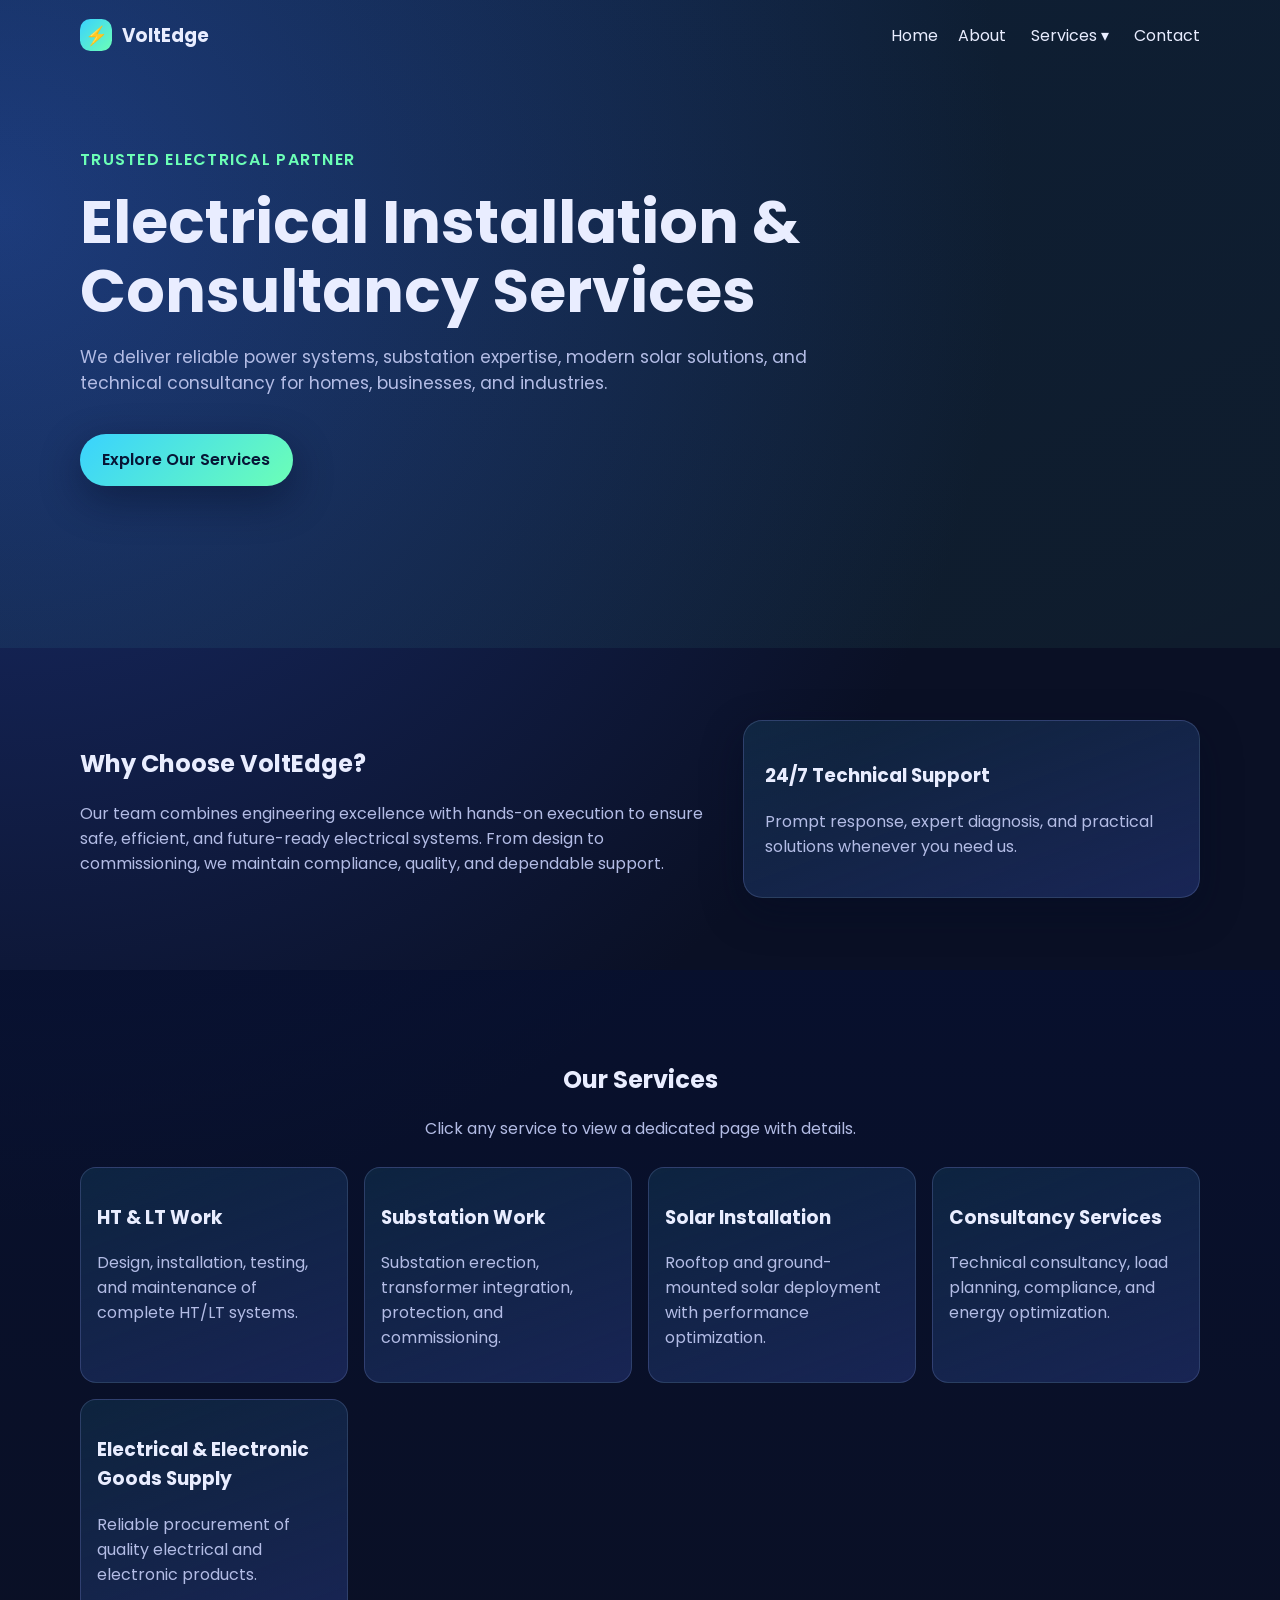
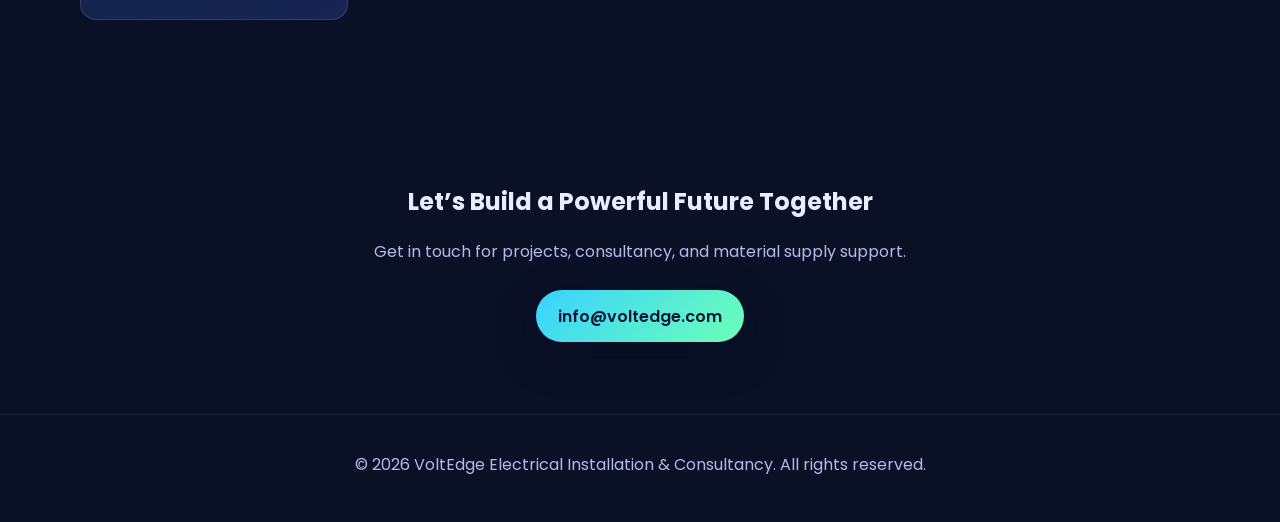
<file: index.html>
<!DOCTYPE html>
<html lang="en">
<head>
  <meta charset="UTF-8" />
  <meta name="viewport" content="width=device-width, initial-scale=1.0" />
  <title>VoltEdge Electrical Installation & Consultancy</title>
  <link rel="preconnect" href="https://fonts.googleapis.com">
  <link rel="preconnect" href="https://fonts.gstatic.com" crossorigin>
  <link href="https://fonts.googleapis.com/css2?family=Poppins:wght@300;400;500;600;700&display=swap" rel="stylesheet">
  <link rel="stylesheet" href="t1.css" />
</head>
<body>
  <header class="hero">
    <nav class="navbar container">
      <div class="brand">
        <span class="brand-badge">⚡</span>
        <span>VoltEdge</span>
      </div>
      <ul class="nav-links">
        <li><a href="index.html">Home</a></li>
        <li><a href="#about">About</a></li>
        <li class="dropdown">
          <button class="dropbtn" aria-haspopup="true" aria-expanded="false">Services ▾</button>
          <ul class="dropdown-menu">
            <li><a href="ht-lt.html">HT & LT Work</a></li>
            <li><a href="substation.html">Substation Work</a></li>
            <li><a href="solar.html">Solar Installation</a></li>
            <li><a href="consultancy.html">Consultancy Services</a></li>
            <li><a href="supply.html">Supply of Electrical & Electronic Goods</a></li>
          </ul>
        </li>
        <li><a href="#contact">Contact</a></li>
      </ul>
    </nav>

    <section class="hero-content container">
      <p class="kicker">Trusted Electrical Partner</p>
      <h1>Electrical Installation & Consultancy Services</h1>
      <p class="intro">
        We deliver reliable power systems, substation expertise, modern solar solutions,
        and technical consultancy for homes, businesses, and industries.
      </p>
      <a href="#services" class="cta">Explore Our Services</a>
    </section>
  </header>

  <main>
    <section id="about" class="section container two-col">
      <div>
        <h2>Why Choose VoltEdge?</h2>
        <p>
          Our team combines engineering excellence with hands-on execution to ensure safe,
          efficient, and future-ready electrical systems. From design to commissioning,
          we maintain compliance, quality, and dependable support.
        </p>
      </div>
      <div class="highlight-card">
        <h3>24/7 Technical Support</h3>
        <p>Prompt response, expert diagnosis, and practical solutions whenever you need us.</p>
      </div>
    </section>

    <section id="services" class="section services-wrap">
      <div class="container">
        <h2 class="center">Our Services</h2>
        <p class="section-subtitle center">Click any service to view a dedicated page with details.</p>

        <div class="service-grid">
          <a class="service-card" href="ht-lt.html">
            <h3>HT & LT Work</h3>
            <p>Design, installation, testing, and maintenance of complete HT/LT systems.</p>
          </a>
          <a class="service-card" href="substation.html">
            <h3>Substation Work</h3>
            <p>Substation erection, transformer integration, protection, and commissioning.</p>
          </a>
          <a class="service-card" href="solar.html">
            <h3>Solar Installation</h3>
            <p>Rooftop and ground-mounted solar deployment with performance optimization.</p>
          </a>
          <a class="service-card" href="consultancy.html">
            <h3>Consultancy Services</h3>
            <p>Technical consultancy, load planning, compliance, and energy optimization.</p>
          </a>
          <a class="service-card" href="supply.html">
            <h3>Electrical & Electronic Goods Supply</h3>
            <p>Reliable procurement of quality electrical and electronic products.</p>
          </a>
        </div>
      </div>
    </section>

    <section id="contact" class="section container contact">
      <h2>Let’s Build a Powerful Future Together</h2>
      <p>Get in touch for projects, consultancy, and material supply support.</p>
      <a class="cta cta-secondary" href="mailto:info@voltedge.com">info@voltedge.com</a>
    </section>
  </main>

  <footer>
    <p>© 2026 VoltEdge Electrical Installation & Consultancy. All rights reserved.</p>
  </footer>

  <script src="abc.js"></script>
</body>
</html>
</file>
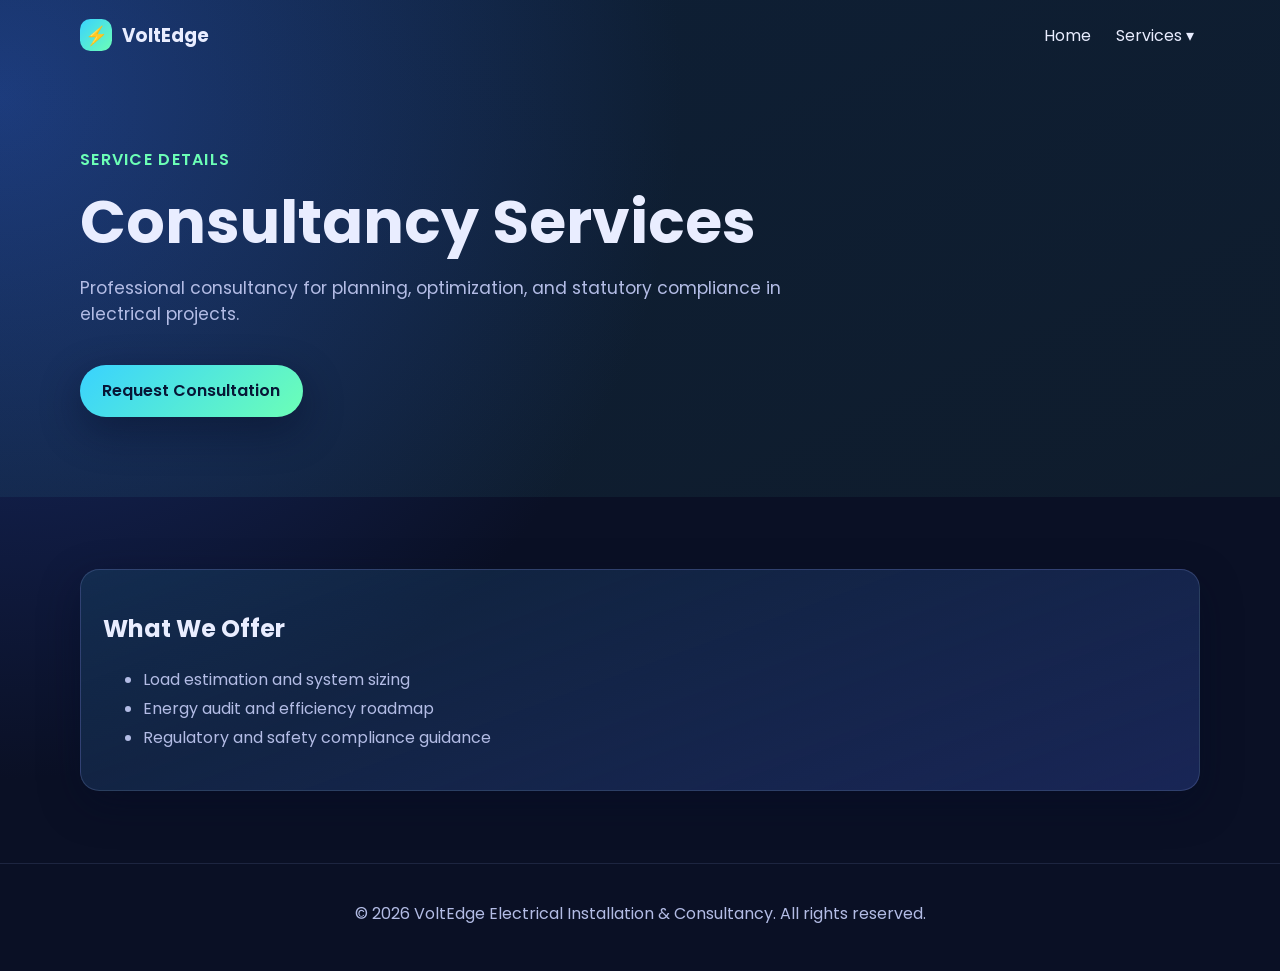
<file: consultancy.html>
<!DOCTYPE html>
<html lang="en">
<head>
  <meta charset="UTF-8" />
  <meta name="viewport" content="width=device-width, initial-scale=1.0" />
  <title>Consultancy Services | VoltEdge</title>
  <link rel="preconnect" href="https://fonts.googleapis.com">
  <link rel="preconnect" href="https://fonts.gstatic.com" crossorigin>
  <link href="https://fonts.googleapis.com/css2?family=Poppins:wght@300;400;500;600;700&display=swap" rel="stylesheet">
  <link rel="stylesheet" href="t1.css" />
</head>
<body>
  <header class="hero page-hero">
    <nav class="navbar container">
      <div class="brand"><span class="brand-badge">⚡</span><span>VoltEdge</span></div>
      <ul class="nav-links">
        <li><a href="index.html">Home</a></li>
        <li class="dropdown">
          <button class="dropbtn" aria-haspopup="true" aria-expanded="false">Services ▾</button>
          <ul class="dropdown-menu">
            <li><a href="ht-lt.html">HT & LT Work</a></li>
            <li><a href="substation.html">Substation Work</a></li>
            <li><a href="solar.html">Solar Installation</a></li>
            <li><a href="consultancy.html">Consultancy Services</a></li>
            <li><a href="supply.html">Supply of Electrical & Electronic Goods</a></li>
          </ul>
        </li>
      </ul>
    </nav>
    <section class="hero-content container">
      <p class="kicker">Service Details</p>
      <h1>Consultancy Services</h1>
      <p class="intro">Professional consultancy for planning, optimization, and statutory compliance in electrical projects.</p>
      <a href="index.html#contact" class="cta">Request Consultation</a>
    </section>
  </header>

  <main class="section container page-section">
    <div class="highlight-card">
      <h2>What We Offer</h2>
      <ul>
        <li>Load estimation and system sizing</li>
        <li>Energy audit and efficiency roadmap</li>
        <li>Regulatory and safety compliance guidance</li>
      </ul>
    </div>
  </main>

  <footer>
    <p>© 2026 VoltEdge Electrical Installation & Consultancy. All rights reserved.</p>
  </footer>
</body>
</html>
</file>
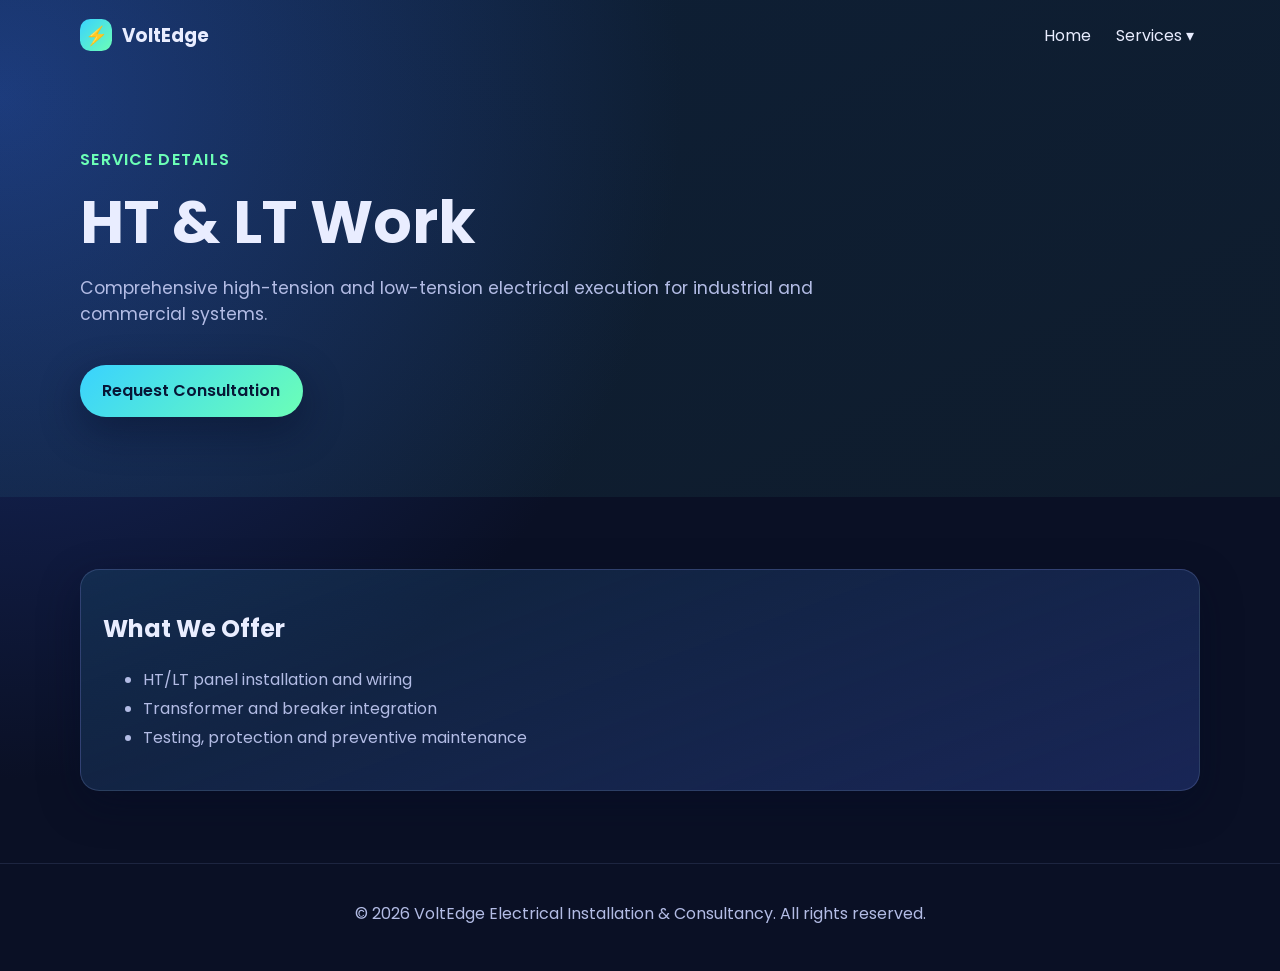
<file: ht-lt.html>
<!DOCTYPE html>
<html lang="en">
<head>
  <meta charset="UTF-8" />
  <meta name="viewport" content="width=device-width, initial-scale=1.0" />
  <title>HT & LT Work | VoltEdge</title>
  <link rel="preconnect" href="https://fonts.googleapis.com">
  <link rel="preconnect" href="https://fonts.gstatic.com" crossorigin>
  <link href="https://fonts.googleapis.com/css2?family=Poppins:wght@300;400;500;600;700&display=swap" rel="stylesheet">
  <link rel="stylesheet" href="t1.css" />
</head>
<body>
  <header class="hero page-hero">
    <nav class="navbar container">
      <div class="brand"><span class="brand-badge">⚡</span><span>VoltEdge</span></div>
      <ul class="nav-links">
        <li><a href="index.html">Home</a></li>
        <li class="dropdown">
          <button class="dropbtn" aria-haspopup="true" aria-expanded="false">Services ▾</button>
          <ul class="dropdown-menu">
            <li><a href="ht-lt.html">HT & LT Work</a></li>
            <li><a href="substation.html">Substation Work</a></li>
            <li><a href="solar.html">Solar Installation</a></li>
            <li><a href="consultancy.html">Consultancy Services</a></li>
            <li><a href="supply.html">Supply of Electrical & Electronic Goods</a></li>
          </ul>
        </li>
      </ul>
    </nav>
    <section class="hero-content container">
      <p class="kicker">Service Details</p>
      <h1>HT & LT Work</h1>
      <p class="intro">Comprehensive high-tension and low-tension electrical execution for industrial and commercial systems.</p>
      <a href="index.html#contact" class="cta">Request Consultation</a>
    </section>
  </header>

  <main class="section container page-section">
    <div class="highlight-card">
      <h2>What We Offer</h2>
      <ul>
        <li>HT/LT panel installation and wiring</li>
        <li>Transformer and breaker integration</li>
        <li>Testing, protection and preventive maintenance</li>
      </ul>
    </div>
  </main>

  <footer>
    <p>© 2026 VoltEdge Electrical Installation & Consultancy. All rights reserved.</p>
  </footer>
</body>
</html>
</file>
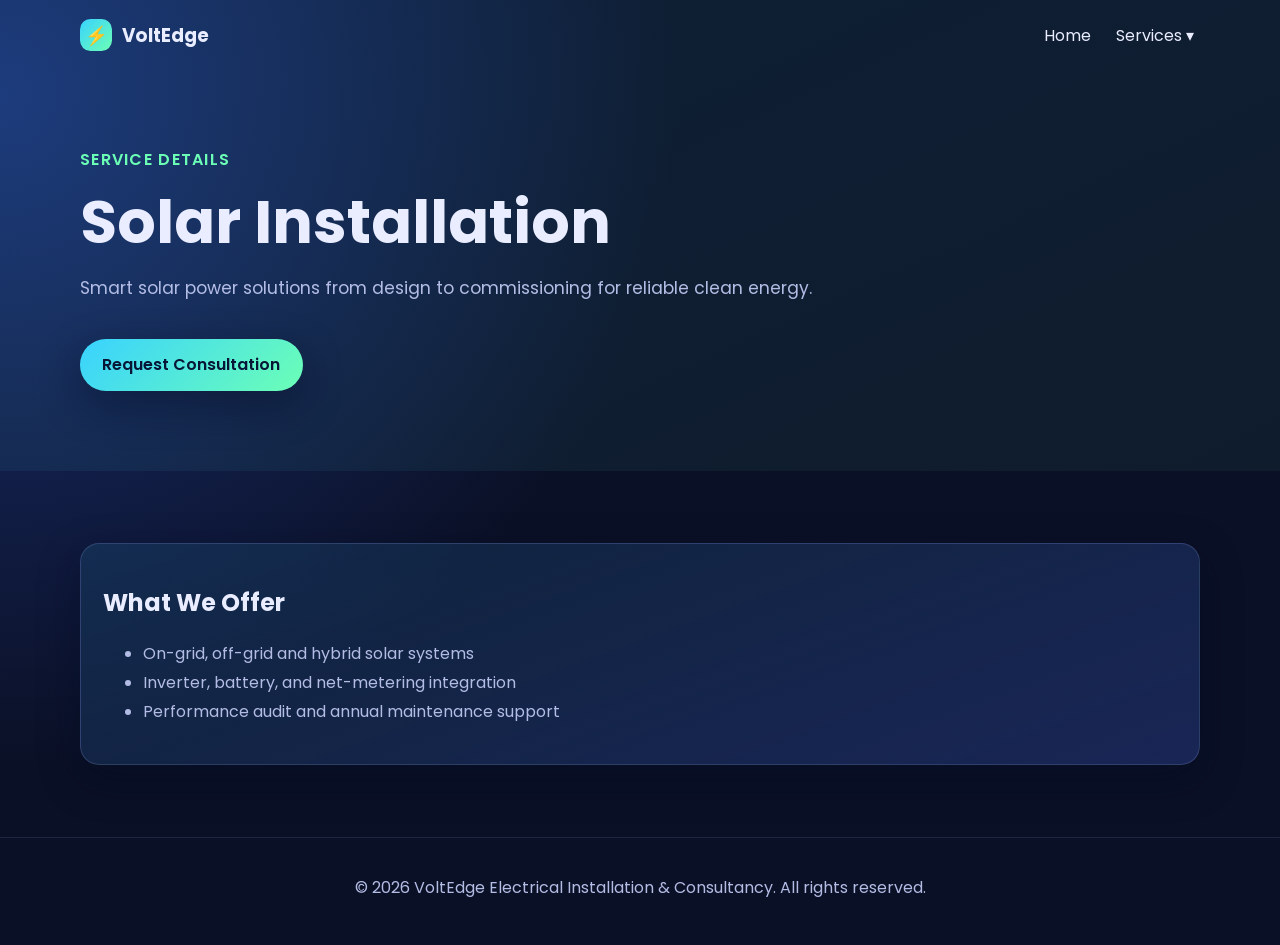
<file: solar.html>
<!DOCTYPE html>
<html lang="en">
<head>
  <meta charset="UTF-8" />
  <meta name="viewport" content="width=device-width, initial-scale=1.0" />
  <title>Solar Installation | VoltEdge</title>
  <link rel="preconnect" href="https://fonts.googleapis.com">
  <link rel="preconnect" href="https://fonts.gstatic.com" crossorigin>
  <link href="https://fonts.googleapis.com/css2?family=Poppins:wght@300;400;500;600;700&display=swap" rel="stylesheet">
  <link rel="stylesheet" href="t1.css" />
</head>
<body>
  <header class="hero page-hero">
    <nav class="navbar container">
      <div class="brand"><span class="brand-badge">⚡</span><span>VoltEdge</span></div>
      <ul class="nav-links">
        <li><a href="index.html">Home</a></li>
        <li class="dropdown">
          <button class="dropbtn" aria-haspopup="true" aria-expanded="false">Services ▾</button>
          <ul class="dropdown-menu">
            <li><a href="ht-lt.html">HT & LT Work</a></li>
            <li><a href="substation.html">Substation Work</a></li>
            <li><a href="solar.html">Solar Installation</a></li>
            <li><a href="consultancy.html">Consultancy Services</a></li>
            <li><a href="supply.html">Supply of Electrical & Electronic Goods</a></li>
          </ul>
        </li>
      </ul>
    </nav>
    <section class="hero-content container">
      <p class="kicker">Service Details</p>
      <h1>Solar Installation</h1>
      <p class="intro">Smart solar power solutions from design to commissioning for reliable clean energy.</p>
      <a href="index.html#contact" class="cta">Request Consultation</a>
    </section>
  </header>

  <main class="section container page-section">
    <div class="highlight-card">
      <h2>What We Offer</h2>
      <ul>
        <li>On-grid, off-grid and hybrid solar systems</li>
        <li>Inverter, battery, and net-metering integration</li>
        <li>Performance audit and annual maintenance support</li>
      </ul>
    </div>
  </main>

  <footer>
    <p>© 2026 VoltEdge Electrical Installation & Consultancy. All rights reserved.</p>
  </footer>
</body>
</html>
</file>
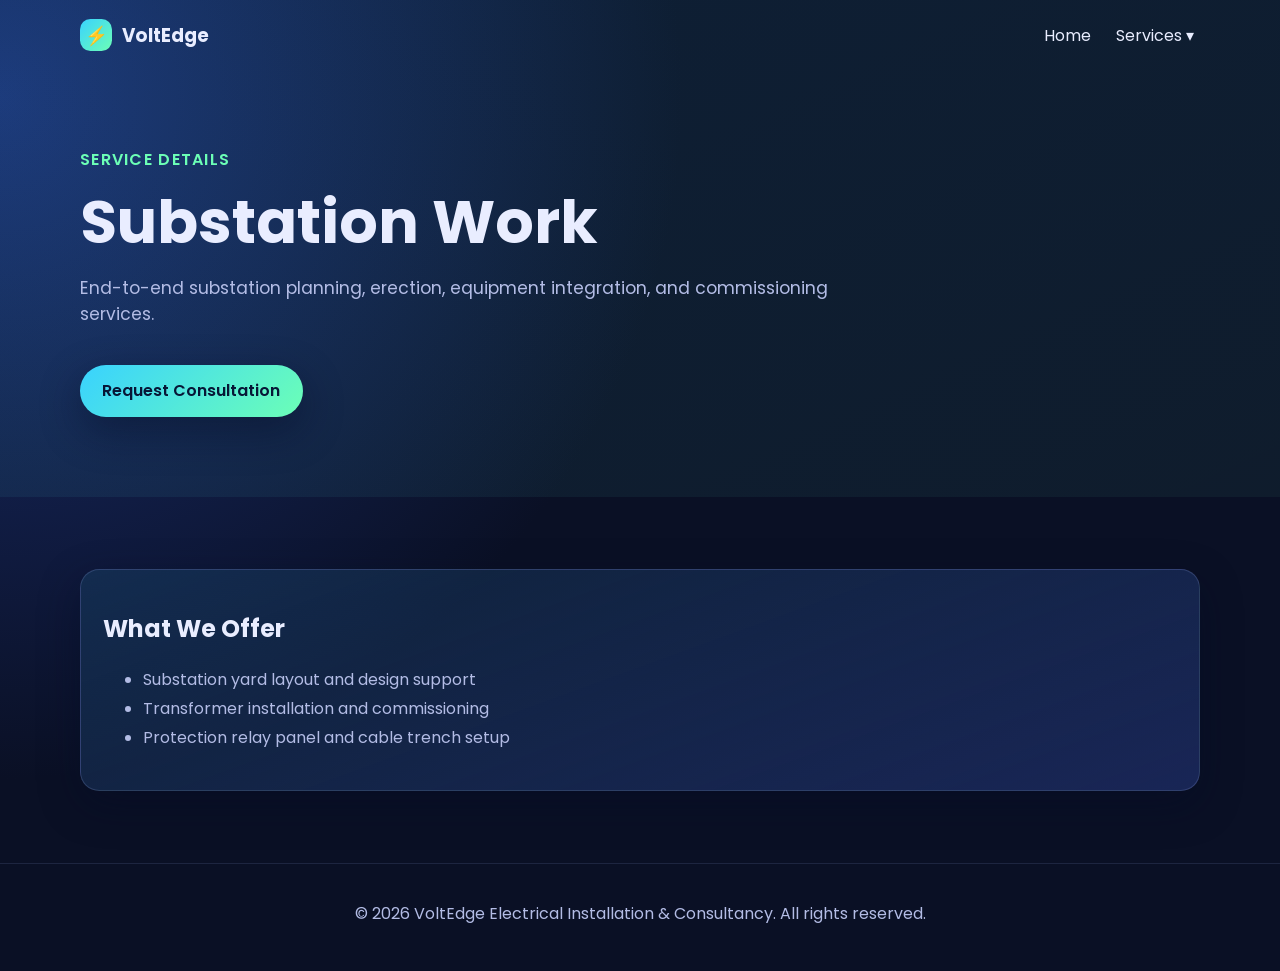
<file: substation.html>
<!DOCTYPE html>
<html lang="en">
<head>
  <meta charset="UTF-8" />
  <meta name="viewport" content="width=device-width, initial-scale=1.0" />
  <title>Substation Work | VoltEdge</title>
  <link rel="preconnect" href="https://fonts.googleapis.com">
  <link rel="preconnect" href="https://fonts.gstatic.com" crossorigin>
  <link href="https://fonts.googleapis.com/css2?family=Poppins:wght@300;400;500;600;700&display=swap" rel="stylesheet">
  <link rel="stylesheet" href="t1.css" />
</head>
<body>
  <header class="hero page-hero">
    <nav class="navbar container">
      <div class="brand"><span class="brand-badge">⚡</span><span>VoltEdge</span></div>
      <ul class="nav-links">
        <li><a href="index.html">Home</a></li>
        <li class="dropdown">
          <button class="dropbtn" aria-haspopup="true" aria-expanded="false">Services ▾</button>
          <ul class="dropdown-menu">
            <li><a href="ht-lt.html">HT & LT Work</a></li>
            <li><a href="substation.html">Substation Work</a></li>
            <li><a href="solar.html">Solar Installation</a></li>
            <li><a href="consultancy.html">Consultancy Services</a></li>
            <li><a href="supply.html">Supply of Electrical & Electronic Goods</a></li>
          </ul>
        </li>
      </ul>
    </nav>
    <section class="hero-content container">
      <p class="kicker">Service Details</p>
      <h1>Substation Work</h1>
      <p class="intro">End-to-end substation planning, erection, equipment integration, and commissioning services.</p>
      <a href="index.html#contact" class="cta">Request Consultation</a>
    </section>
  </header>

  <main class="section container page-section">
    <div class="highlight-card">
      <h2>What We Offer</h2>
      <ul>
        <li>Substation yard layout and design support</li>
        <li>Transformer installation and commissioning</li>
        <li>Protection relay panel and cable trench setup</li>
      </ul>
    </div>
  </main>

  <footer>
    <p>© 2026 VoltEdge Electrical Installation & Consultancy. All rights reserved.</p>
  </footer>
</body>
</html>
</file>
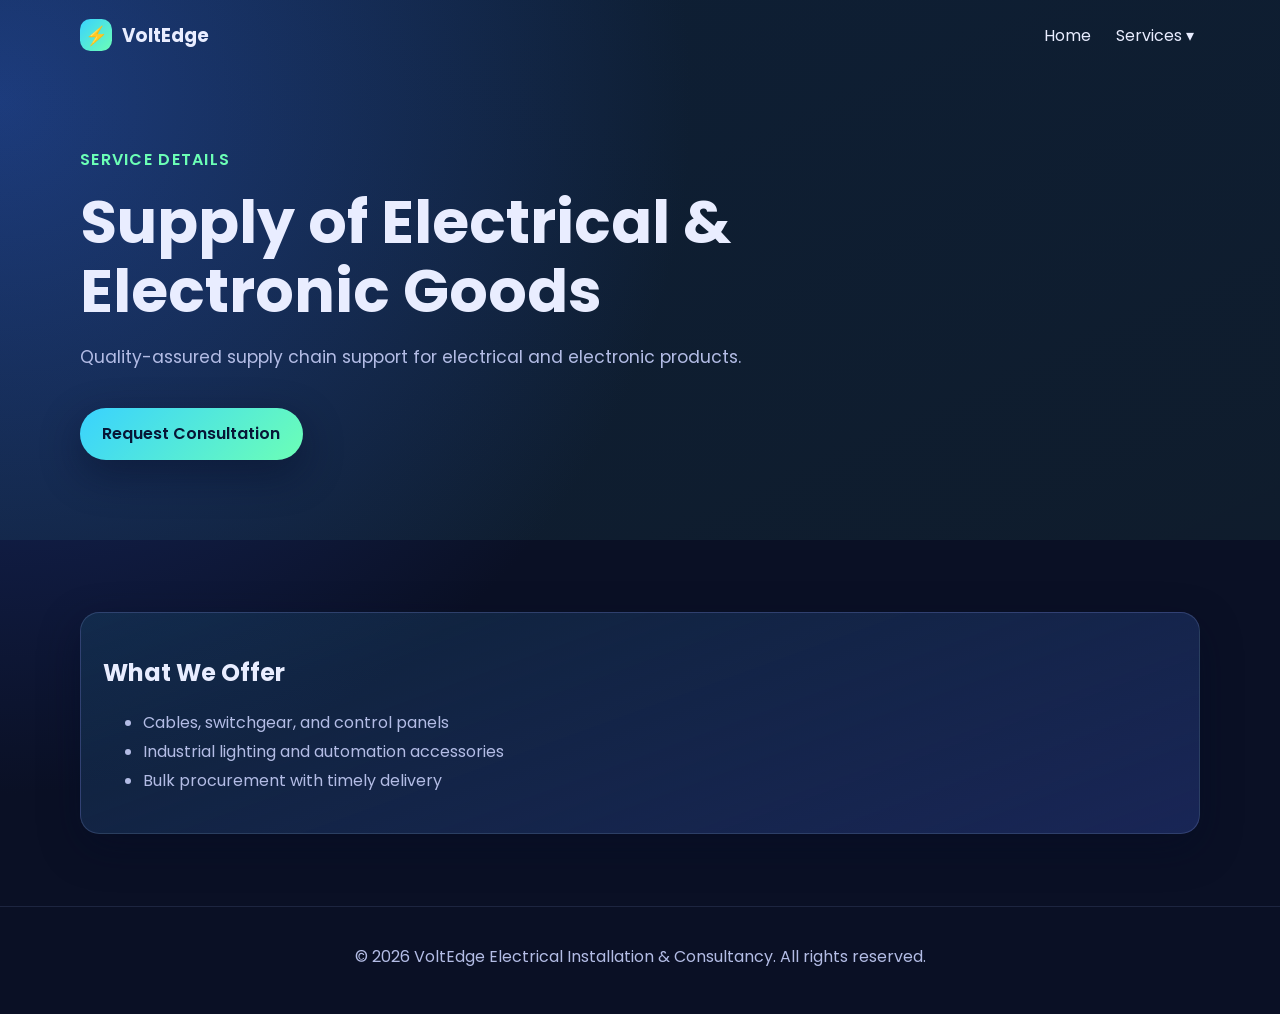
<file: supply.html>
<!DOCTYPE html>
<html lang="en">
<head>
  <meta charset="UTF-8" />
  <meta name="viewport" content="width=device-width, initial-scale=1.0" />
  <title>Supply of Electrical & Electronic Goods | VoltEdge</title>
  <link rel="preconnect" href="https://fonts.googleapis.com">
  <link rel="preconnect" href="https://fonts.gstatic.com" crossorigin>
  <link href="https://fonts.googleapis.com/css2?family=Poppins:wght@300;400;500;600;700&display=swap" rel="stylesheet">
  <link rel="stylesheet" href="t1.css" />
</head>
<body>
  <header class="hero page-hero">
    <nav class="navbar container">
      <div class="brand"><span class="brand-badge">⚡</span><span>VoltEdge</span></div>
      <ul class="nav-links">
        <li><a href="index.html">Home</a></li>
        <li class="dropdown">
          <button class="dropbtn" aria-haspopup="true" aria-expanded="false">Services ▾</button>
          <ul class="dropdown-menu">
            <li><a href="ht-lt.html">HT & LT Work</a></li>
            <li><a href="substation.html">Substation Work</a></li>
            <li><a href="solar.html">Solar Installation</a></li>
            <li><a href="consultancy.html">Consultancy Services</a></li>
            <li><a href="supply.html">Supply of Electrical & Electronic Goods</a></li>
          </ul>
        </li>
      </ul>
    </nav>
    <section class="hero-content container">
      <p class="kicker">Service Details</p>
      <h1>Supply of Electrical & Electronic Goods</h1>
      <p class="intro">Quality-assured supply chain support for electrical and electronic products.</p>
      <a href="index.html#contact" class="cta">Request Consultation</a>
    </section>
  </header>

  <main class="section container page-section">
    <div class="highlight-card">
      <h2>What We Offer</h2>
      <ul>
        <li>Cables, switchgear, and control panels</li>
        <li>Industrial lighting and automation accessories</li>
        <li>Bulk procurement with timely delivery</li>
      </ul>
    </div>
  </main>

  <footer>
    <p>© 2026 VoltEdge Electrical Installation & Consultancy. All rights reserved.</p>
  </footer>
</body>
</html>
</file>
<file: t1.css>
:root {
  --bg: #0a1025;
  --text: #e9edff;
  --muted: #b3bce5;
  --accent: #39d2ff;
  --accent-2: #6cffb6;
  --shadow: 0 14px 40px rgba(5, 11, 36, 0.45);
}

* { box-sizing: border-box; }

html, body {
  margin: 0;
  padding: 0;
  font-family: "Poppins", sans-serif;
  color: var(--text);
  background: radial-gradient(circle at 0% 10%, #1a2f72 0%, var(--bg) 44%), var(--bg);
  scroll-behavior: smooth;
}

.container { width: min(1120px, 92%); margin: 0 auto; }

.hero {
  min-height: 72vh;
  padding: 1.2rem 0 3rem;
  background: linear-gradient(155deg, rgba(57, 210, 255, 0.08), rgba(108, 255, 182, 0.05));
}

.navbar { display: flex; justify-content: space-between; align-items: center; gap: 1rem; }

.brand { display: flex; align-items: center; gap: 0.6rem; font-size: 1.15rem; font-weight: 700; }

.brand-badge {
  display: inline-grid; place-items: center; width: 2rem; height: 2rem;
  border-radius: 0.65rem; background: linear-gradient(135deg, var(--accent), var(--accent-2)); color: #051030;
}

.nav-links { list-style: none; display: flex; gap: 1.2rem; margin: 0; padding: 0; align-items: center; }
.nav-links a, .dropbtn {
  color: var(--text);
  text-decoration: none;
  font-weight: 500;
  background: none;
  border: none;
  font: inherit;
  cursor: pointer;
}

.dropdown { position: relative; }
.dropdown-menu {
  position: absolute;
  top: 130%;
  left: 0;
  min-width: 270px;
  margin: 0;
  padding: 0.4rem;
  list-style: none;
  border-radius: 0.8rem;
  border: 1px solid rgba(164, 189, 255, 0.22);
  background: #12204c;
  box-shadow: var(--shadow);
  display: none;
  z-index: 10;
}
.dropdown:hover .dropdown-menu,
.dropdown:focus-within .dropdown-menu { display: block; }
.dropdown-menu a { display: block; padding: 0.6rem 0.7rem; border-radius: 0.55rem; }
.dropdown-menu a:hover { background: rgba(108, 255, 182, 0.14); }

.hero-content { padding: 5rem 0 2rem; }
.kicker { color: var(--accent-2); font-weight: 600; letter-spacing: 0.08em; text-transform: uppercase; }
h1 { font-size: clamp(2rem, 4.7vw, 3.8rem); line-height: 1.15; max-width: 900px; margin: 0.3rem 0 1rem; }
.intro { max-width: 760px; color: var(--muted); font-size: 1.08rem; }

.cta {
  margin-top: 1.3rem;
  display: inline-block;
  text-decoration: none;
  color: #071636;
  background: linear-gradient(135deg, var(--accent), var(--accent-2));
  font-weight: 600;
  padding: 0.85rem 1.4rem;
  border-radius: 999px;
  box-shadow: var(--shadow);
}

.section { padding: 4.5rem 0; }
.two-col { display: grid; grid-template-columns: 1.4fr 1fr; gap: 1.4rem; align-items: center; }
.highlight-card {
  background: linear-gradient(160deg, rgba(57, 210, 255, 0.1), rgba(26, 39, 89, 0.94));
  border: 1px solid rgba(164, 189, 255, 0.18);
  border-radius: 1.2rem;
  padding: 1.35rem;
  box-shadow: var(--shadow);
}

.services-wrap { background: linear-gradient(180deg, rgba(7, 16, 47, 0.8), rgba(10, 16, 37, 0.2)); }
.center { text-align: center; }
.section-subtitle { color: var(--muted); margin-bottom: 1.6rem; }

.service-grid {
  display: grid;
  grid-template-columns: repeat(auto-fit, minmax(220px, 1fr));
  gap: 1rem;
}

.service-card {
  text-decoration: none;
  color: var(--text);
  background: linear-gradient(160deg, rgba(57, 210, 255, 0.1), rgba(26, 39, 89, 0.9));
  border: 1px solid rgba(164, 189, 255, 0.18);
  border-radius: 1rem;
  padding: 1rem;
  transition: transform .2s ease, border-color .2s ease;
}
.service-card:hover { transform: translateY(-3px); border-color: rgba(108, 255, 182, 0.55); }
.service-card p, .contact p, .two-col p { color: var(--muted); }

.page-hero { min-height: 40vh; }
.page-section ul { color: var(--muted); line-height: 1.8; }

.contact { text-align: center; }
.cta-secondary { margin-top: 0.65rem; }
footer {
  border-top: 1px solid rgba(164, 189, 255, 0.12);
  text-align: center;
  padding: 1.3rem 0 1.8rem;
  color: var(--muted);
}

@media (max-width: 860px) {
  .navbar, .nav-links { flex-direction: column; }
  .hero-content { padding-top: 2.8rem; }
  .two-col { grid-template-columns: 1fr; }
  .dropdown-menu { position: static; min-width: 100%; }
}
</file>
